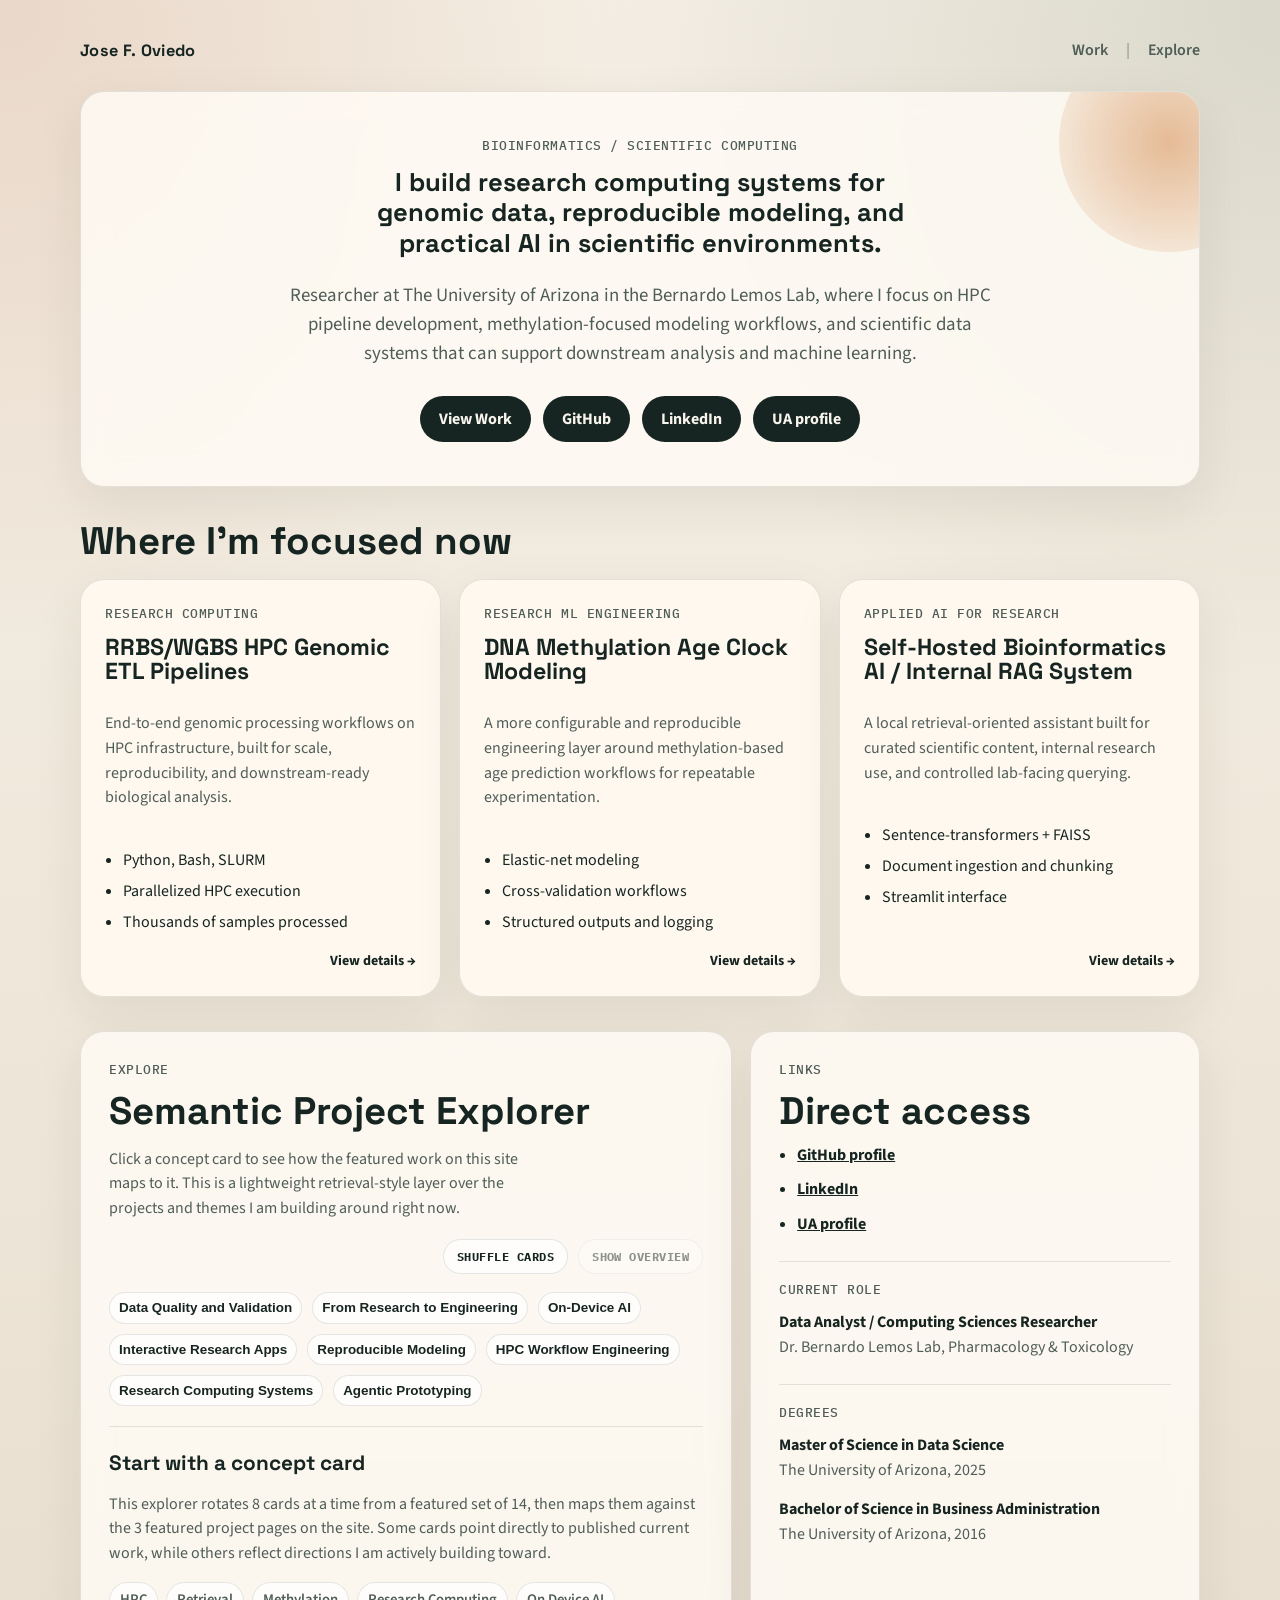
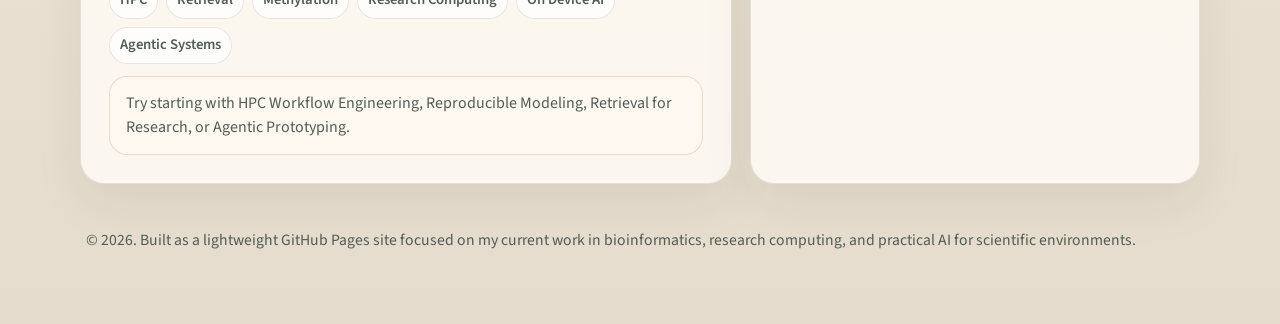
<file: index.html>
<!doctype html>
<html lang="en">
<head>
  <meta charset="utf-8">
  <meta name="viewport" content="width=device-width, initial-scale=1">
  <meta
    name="description"
    content="Jose F. Oviedo builds bioinformatics and research computing systems focused on HPC genomic workflows, reproducible modeling, and practical AI for scientific environments."
  >
  <title>Jose F. Oviedo | Bioinformatics & Research Computing</title>
  <link rel="preconnect" href="https://fonts.googleapis.com">
  <link rel="preconnect" href="https://fonts.gstatic.com" crossorigin>
  <link
    href="https://fonts.googleapis.com/css2?family=IBM+Plex+Mono:wght@400;500&family=Source+Sans+3:wght@400;600;700&family=Space+Grotesk:wght@500;700&display=swap"
    rel="stylesheet"
  >
  <link rel="stylesheet" href="assets/site.css">
</head>
<body>
  <div class="page-shell">
    <header class="site-header">
      <a class="wordmark" href="index.html">Jose F. Oviedo</a>
      <nav class="site-nav" aria-label="Primary">
        <a href="#selected-work">Work</a>
        <a href="#explore">Explore</a>
      </nav>
    </header>

    <main>
      <section class="hero panel">
        <p class="eyebrow">Bioinformatics / Scientific Computing</p>
        <h1>I build research computing systems for genomic data, reproducible modeling, and practical AI in scientific environments.</h1>
        <p class="hero-copy">
          Researcher at The University of Arizona in the Bernardo Lemos Lab, where I focus on HPC pipeline development, methylation-focused modeling workflows, and scientific data systems that can support downstream analysis and machine learning.
        </p>
        <div class="hero-actions">
          <a class="button button-primary" href="#selected-work">View Work</a>
          <a class="button button-primary" href="https://github.com/josefoviedo">GitHub</a>
          <a class="button button-primary" href="https://www.linkedin.com/in/jose-f-oviedo-461278192/">LinkedIn</a>
          <a class="button button-primary" href="https://live-azs-pharmacy.pantheonsite.io/person/jose-f-oviedo">UA profile</a>
        </div>
        <!--
        <ul class="tag-row" aria-label="Current focus areas">
          <li>HPC pipelines</li>
          <li>Genomic ETL</li>
          <li>DNA methylation modeling</li>
          <li>Retrieval systems</li>
          <li>Python / Bash / SLURM</li>
        </ul>
        -->
      </section>

      <section id="selected-work" class="section-block">
        <div class="section-heading">
          <h2>Where I’m focused now</h2>
        </div>
        <div class="card-grid">
          <a class="card card-link" href="projects/rrbs-wgbs-hpc-genomic-etl.html">
            <p class="card-kicker">Research Computing</p>
            <h3>RRBS/WGBS HPC Genomic ETL Pipelines</h3>
            <p>
              End-to-end genomic processing workflows on HPC infrastructure, built for scale, reproducibility, and downstream-ready biological analysis.
            </p>
            <ul class="compact-list">
              <li>Python, Bash, SLURM</li>
              <li>Parallelized HPC execution</li>
              <li>Thousands of samples processed</li>
            </ul>
            <span class="card-cta">View details &rarr;</span>
          </a>

          <a class="card card-link" href="projects/dna-methylation-age-clock-modeling.html">
            <p class="card-kicker">Research ML Engineering</p>
            <h3>DNA Methylation Age Clock Modeling</h3>
            <p>
              A more configurable and reproducible engineering layer around methylation-based age prediction workflows for repeatable experimentation.
            </p>
            <ul class="compact-list">
              <li>Elastic-net modeling</li>
              <li>Cross-validation workflows</li>
              <li>Structured outputs and logging</li>
            </ul>
            <span class="card-cta">View details &rarr;</span>
          </a>

          <a class="card card-link" href="projects/self-hosted-bioinformatics-ai-rag.html">
            <p class="card-kicker">Applied AI for Research</p>
            <h3>Self-Hosted Bioinformatics AI / Internal RAG System</h3>
            <p>
              A local retrieval-oriented assistant built for curated scientific content, internal research use, and controlled lab-facing querying.
            </p>
            <ul class="compact-list">
              <li>Sentence-transformers + FAISS</li>
              <li>Document ingestion and chunking</li>
              <li>Streamlit interface</li>
            </ul>
            <span class="card-cta">View details &rarr;</span>
          </a>
        </div>
      </section>

      <section id="explore" class="section-block two-column">
        <div class="panel stack-panel semantic-panel">
          <p class="eyebrow">Explore</p>
          <h2>Semantic Project Explorer</h2>
          <p class="semantic-intro">
            Click a concept card to see how the featured work on this site maps to it. This is a lightweight retrieval-style layer over the projects and themes I am building around right now.
          </p>

          <div class="semantic-toolbar">
            <button class="semantic-reset" id="semantic-shuffle" type="button">Shuffle cards</button>
            <button class="semantic-reset" id="semantic-reset" type="button" disabled>Show overview</button>
          </div>

          <div class="semantic-chip-grid" id="semantic-chip-grid" aria-label="Concept cards"></div>

          <div class="semantic-output" id="semantic-output" aria-live="polite">
            <p class="semantic-state">Loading concept cards...</p>
          </div>
        </div>

        <div class="panel stack-panel">
          <p class="eyebrow">Links</p>
          <h2>Direct access</h2>
          <ul class="link-list">
            <li><a href="https://github.com/josefoviedo">GitHub profile</a></li>
            <li><a href="https://www.linkedin.com/in/jose-f-oviedo-461278192/">LinkedIn</a></li>
            <li><a href="https://live-azs-pharmacy.pantheonsite.io/person/jose-f-oviedo">UA profile</a></li>
          </ul>

          <div class="status-note">
            <p class="status-label">Current role</p>
            <p class="status-entry">
              <strong>Data Analyst / Computing Sciences Researcher</strong><br>
              Dr. Bernardo Lemos Lab, Pharmacology &amp; Toxicology
            </p>
          </div>

          <div class="status-note">
            <p class="status-label">Degrees</p>
            <p class="status-entry">
              <strong>Master of Science in Data Science</strong><br>
              The University of Arizona, 2025
            </p>
            <p class="status-entry">
              <strong>Bachelor of Science in Business Administration</strong><br>
              The University of Arizona, 2016
            </p>
          </div>
        </div>
      </section>

    </main>

    <footer class="site-footer">
      <p>&copy; 2026. Built as a lightweight GitHub Pages site focused on my current work in bioinformatics, research computing, and practical AI for scientific environments.</p>
    </footer>
  </div>
  <script src="assets/semantic-explorer.js?v=20260331-2" defer></script>
</body>
</html>
</file>
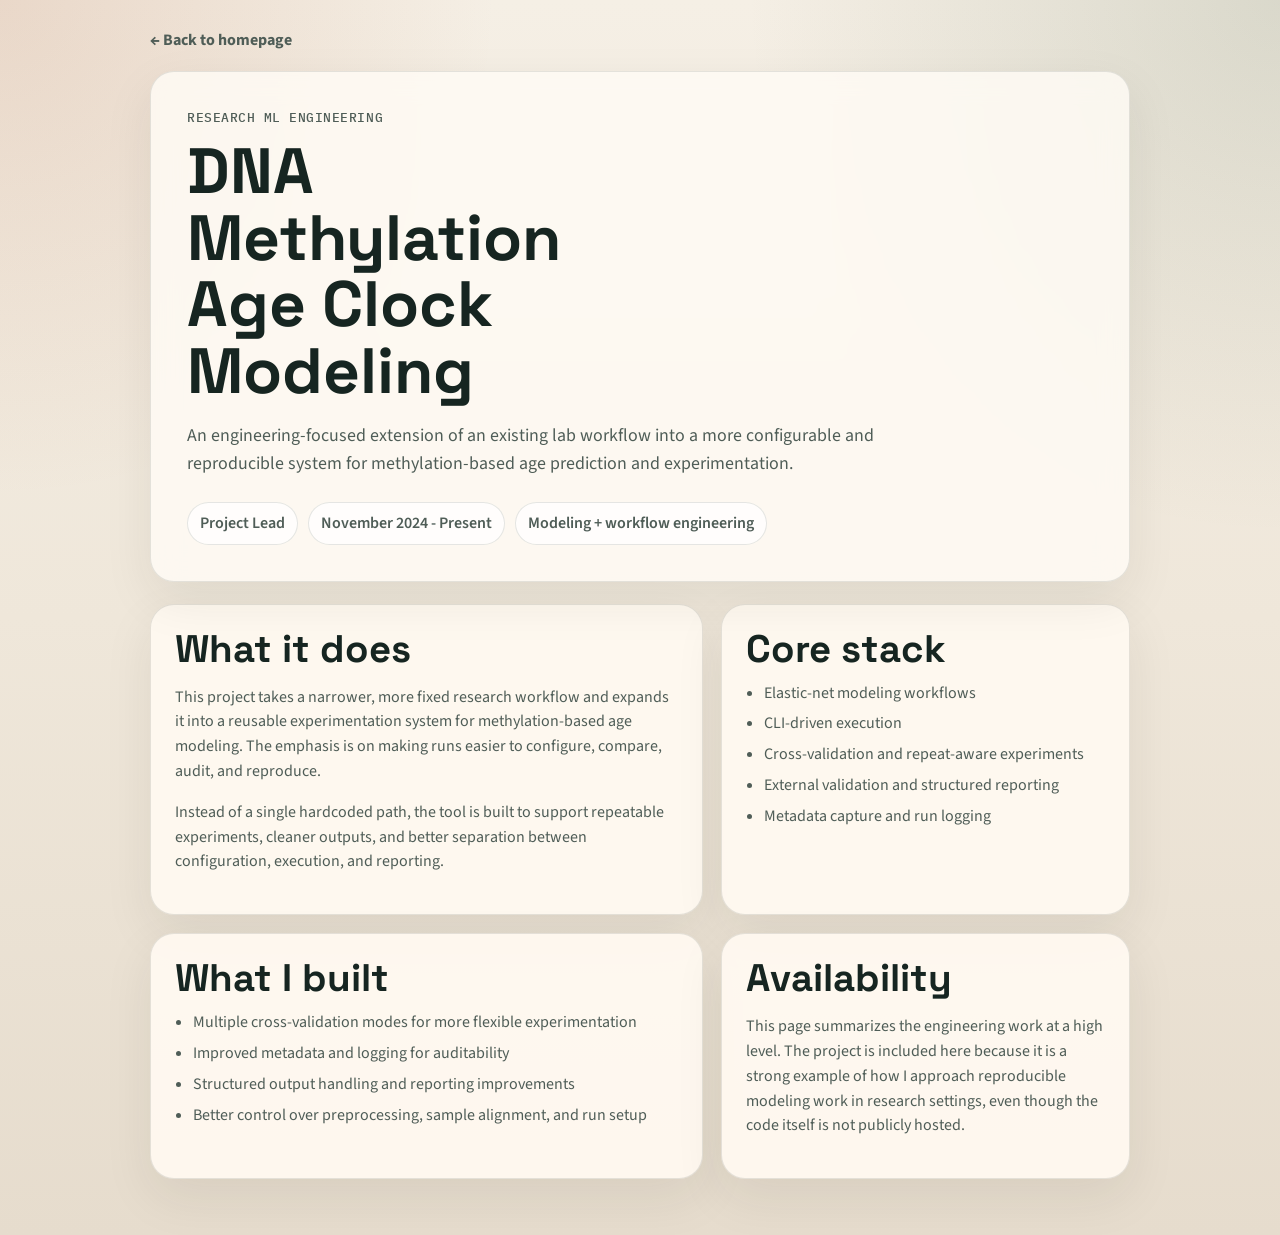
<file: projects/dna-methylation-age-clock-modeling.html>
<!doctype html>
<html lang="en">
<head>
  <meta charset="utf-8">
  <meta name="viewport" content="width=device-width, initial-scale=1">
  <meta
    name="description"
    content="DNA methylation age clock modeling work by Jose F. Oviedo focused on reproducible research ML engineering."
  >
  <title>DNA Methylation Age Clock Modeling | Jose F. Oviedo</title>
  <link rel="preconnect" href="https://fonts.googleapis.com">
  <link rel="preconnect" href="https://fonts.gstatic.com" crossorigin>
  <link
    href="https://fonts.googleapis.com/css2?family=IBM+Plex+Mono:wght@400;500&family=Source+Sans+3:wght@400;600;700&family=Space+Grotesk:wght@500;700&display=swap"
    rel="stylesheet"
  >
  <link rel="stylesheet" href="../assets/site.css">
</head>
<body>
  <div class="page-shell project-page">
    <a class="back-link" href="../index.html">← Back to homepage</a>

    <header class="project-hero panel">
      <p class="eyebrow">Research ML Engineering</p>
      <h1>DNA Methylation Age Clock Modeling</h1>
      <p class="project-summary">
        An engineering-focused extension of an existing lab workflow into a more configurable and reproducible system for methylation-based age prediction and experimentation.
      </p>
      <div class="project-meta">
        <span>Project Lead</span>
        <span>November 2024 - Present</span>
        <span>Modeling + workflow engineering</span>
      </div>
    </header>

    <section class="project-grid">
      <article class="project-panel">
        <h2>What it does</h2>
        <p>
          This project takes a narrower, more fixed research workflow and expands it into a reusable experimentation system for methylation-based age modeling. The emphasis is on making runs easier to configure, compare, audit, and reproduce.
        </p>
        <p>
          Instead of a single hardcoded path, the tool is built to support repeatable experiments, cleaner outputs, and better separation between configuration, execution, and reporting.
        </p>
      </article>

      <article class="project-panel">
        <h2>Core stack</h2>
        <ul>
          <li>Elastic-net modeling workflows</li>
          <li>CLI-driven execution</li>
          <li>Cross-validation and repeat-aware experiments</li>
          <li>External validation and structured reporting</li>
          <li>Metadata capture and run logging</li>
        </ul>
      </article>

      <article class="project-panel">
        <h2>What I built</h2>
        <ul>
          <li>Multiple cross-validation modes for more flexible experimentation</li>
          <li>Improved metadata and logging for auditability</li>
          <li>Structured output handling and reporting improvements</li>
          <li>Better control over preprocessing, sample alignment, and run setup</li>
        </ul>
      </article>

      <article class="project-panel">
        <h2>Availability</h2>
        <p>
          This page summarizes the engineering work at a high level. The project is included here because it is a strong example of how I approach reproducible modeling work in research settings, even though the code itself is not publicly hosted.
        </p>
      </article>
    </section>
  </div>
</body>
</html>
</file>
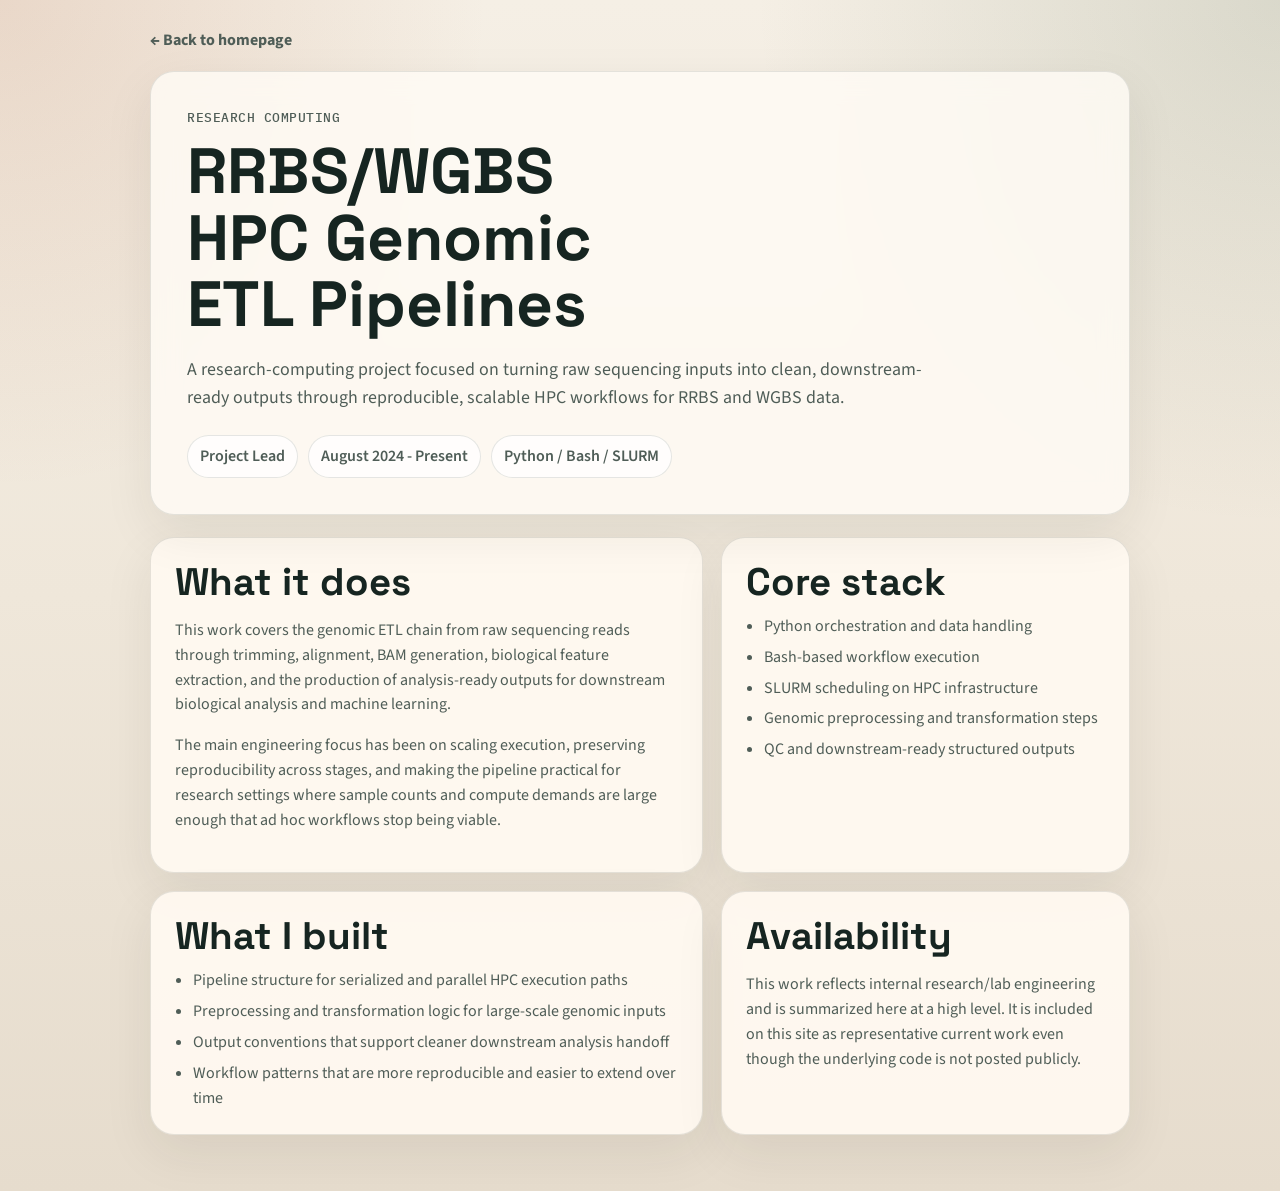
<file: projects/rrbs-wgbs-hpc-genomic-etl.html>
<!doctype html>
<html lang="en">
<head>
  <meta charset="utf-8">
  <meta name="viewport" content="width=device-width, initial-scale=1">
  <meta
    name="description"
    content="RRBS and WGBS genomic ETL workflows on HPC infrastructure built by Jose F. Oviedo for scalable research computing."
  >
  <title>RRBS/WGBS HPC Genomic ETL Pipelines | Jose F. Oviedo</title>
  <link rel="preconnect" href="https://fonts.googleapis.com">
  <link rel="preconnect" href="https://fonts.gstatic.com" crossorigin>
  <link
    href="https://fonts.googleapis.com/css2?family=IBM+Plex+Mono:wght@400;500&family=Source+Sans+3:wght@400;600;700&family=Space+Grotesk:wght@500;700&display=swap"
    rel="stylesheet"
  >
  <link rel="stylesheet" href="../assets/site.css">
</head>
<body>
  <div class="page-shell project-page">
    <a class="back-link" href="../index.html">← Back to homepage</a>

    <header class="project-hero panel">
      <p class="eyebrow">Research Computing</p>
      <h1>RRBS/WGBS HPC Genomic ETL Pipelines</h1>
      <p class="project-summary">
        A research-computing project focused on turning raw sequencing inputs into clean, downstream-ready outputs through reproducible, scalable HPC workflows for RRBS and WGBS data.
      </p>
      <div class="project-meta">
        <span>Project Lead</span>
        <span>August 2024 - Present</span>
        <span>Python / Bash / SLURM</span>
      </div>
    </header>

    <section class="project-grid">
      <article class="project-panel">
        <h2>What it does</h2>
        <p>
          This work covers the genomic ETL chain from raw sequencing reads through trimming, alignment, BAM generation, biological feature extraction, and the production of analysis-ready outputs for downstream biological analysis and machine learning.
        </p>
        <p>
          The main engineering focus has been on scaling execution, preserving reproducibility across stages, and making the pipeline practical for research settings where sample counts and compute demands are large enough that ad hoc workflows stop being viable.
        </p>
      </article>

      <article class="project-panel">
        <h2>Core stack</h2>
        <ul>
          <li>Python orchestration and data handling</li>
          <li>Bash-based workflow execution</li>
          <li>SLURM scheduling on HPC infrastructure</li>
          <li>Genomic preprocessing and transformation steps</li>
          <li>QC and downstream-ready structured outputs</li>
        </ul>
      </article>

      <article class="project-panel">
        <h2>What I built</h2>
        <ul>
          <li>Pipeline structure for serialized and parallel HPC execution paths</li>
          <li>Preprocessing and transformation logic for large-scale genomic inputs</li>
          <li>Output conventions that support cleaner downstream analysis handoff</li>
          <li>Workflow patterns that are more reproducible and easier to extend over time</li>
        </ul>
      </article>

      <article class="project-panel">
        <h2>Availability</h2>
        <p>
          This work reflects internal research/lab engineering and is summarized here at a high level. It is included on this site as representative current work even though the underlying code is not posted publicly.
        </p>
      </article>
    </section>
  </div>
</body>
</html>
</file>
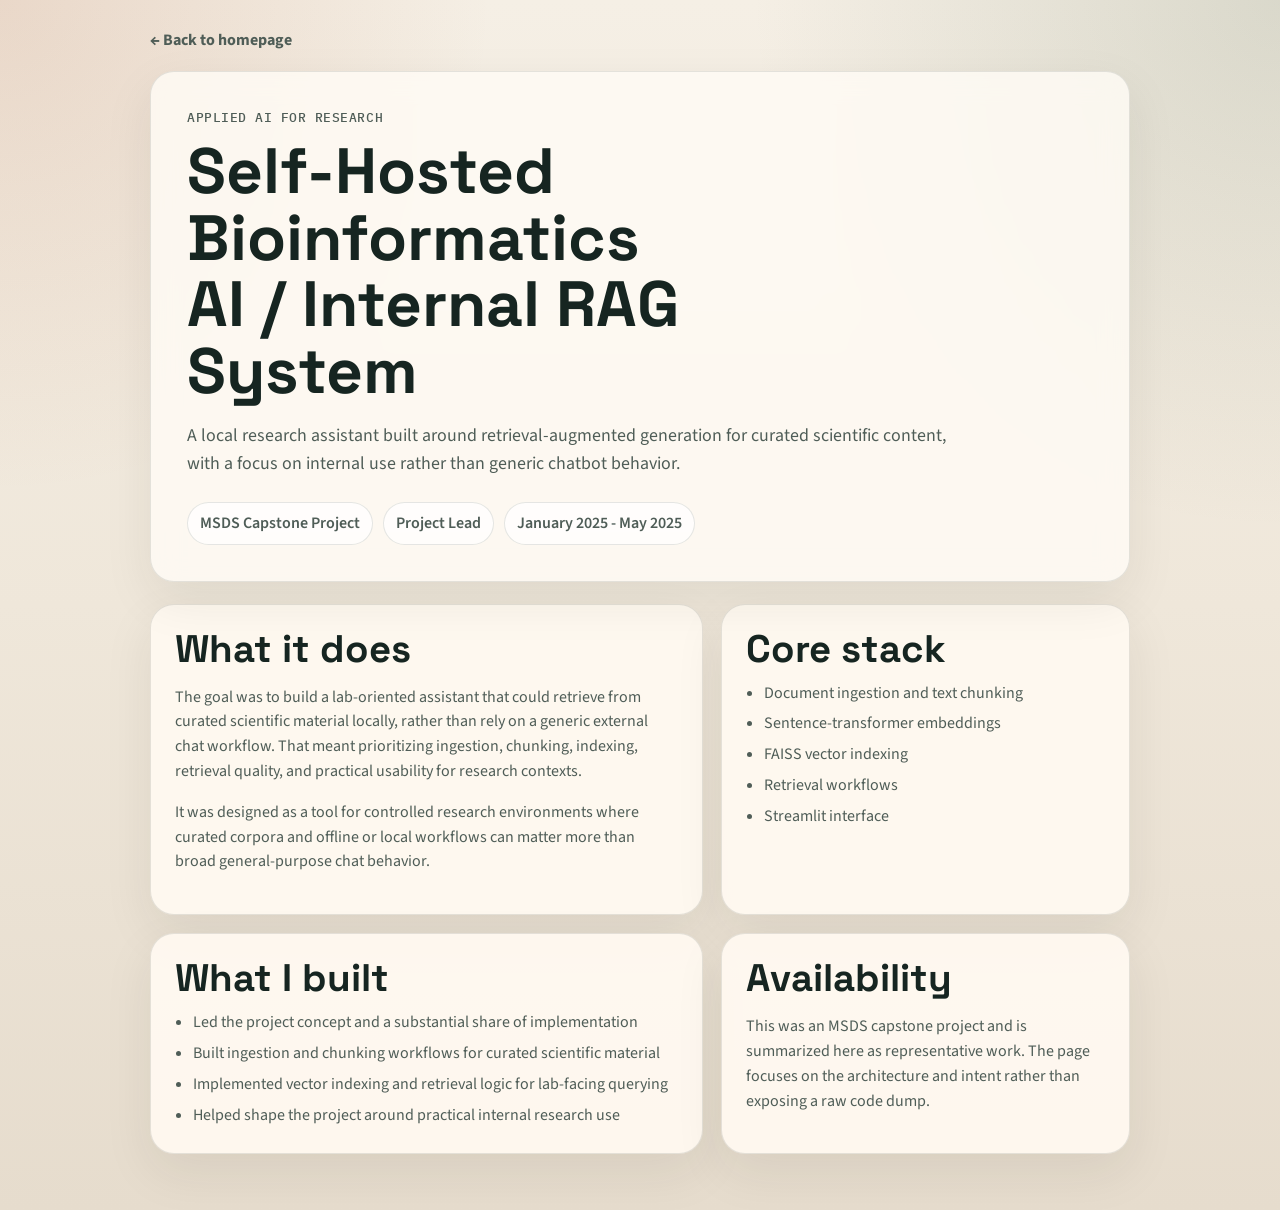
<file: projects/self-hosted-bioinformatics-ai-rag.html>
<!doctype html>
<html lang="en">
<head>
  <meta charset="utf-8">
  <meta name="viewport" content="width=device-width, initial-scale=1">
  <meta
    name="description"
    content="Self-hosted bioinformatics AI and internal RAG system project page for Jose F. Oviedo."
  >
  <title>Self-Hosted Bioinformatics AI / Internal RAG System | Jose F. Oviedo</title>
  <link rel="preconnect" href="https://fonts.googleapis.com">
  <link rel="preconnect" href="https://fonts.gstatic.com" crossorigin>
  <link
    href="https://fonts.googleapis.com/css2?family=IBM+Plex+Mono:wght@400;500&family=Source+Sans+3:wght@400;600;700&family=Space+Grotesk:wght@500;700&display=swap"
    rel="stylesheet"
  >
  <link rel="stylesheet" href="../assets/site.css">
</head>
<body>
  <div class="page-shell project-page">
    <a class="back-link" href="../index.html">← Back to homepage</a>

    <header class="project-hero panel">
      <p class="eyebrow">Applied AI for Research</p>
      <h1>Self-Hosted Bioinformatics AI / Internal RAG System</h1>
      <p class="project-summary">
        A local research assistant built around retrieval-augmented generation for curated scientific content, with a focus on internal use rather than generic chatbot behavior.
      </p>
      <div class="project-meta">
        <span>MSDS Capstone Project</span>
        <span>Project Lead</span>
        <span>January 2025 - May 2025</span>
      </div>
    </header>

    <section class="project-grid">
      <article class="project-panel">
        <h2>What it does</h2>
        <p>
          The goal was to build a lab-oriented assistant that could retrieve from curated scientific material locally, rather than rely on a generic external chat workflow. That meant prioritizing ingestion, chunking, indexing, retrieval quality, and practical usability for research contexts.
        </p>
        <p>
          It was designed as a tool for controlled research environments where curated corpora and offline or local workflows can matter more than broad general-purpose chat behavior.
        </p>
      </article>

      <article class="project-panel">
        <h2>Core stack</h2>
        <ul>
          <li>Document ingestion and text chunking</li>
          <li>Sentence-transformer embeddings</li>
          <li>FAISS vector indexing</li>
          <li>Retrieval workflows</li>
          <li>Streamlit interface</li>
        </ul>
      </article>

      <article class="project-panel">
        <h2>What I built</h2>
        <ul>
          <li>Led the project concept and a substantial share of implementation</li>
          <li>Built ingestion and chunking workflows for curated scientific material</li>
          <li>Implemented vector indexing and retrieval logic for lab-facing querying</li>
          <li>Helped shape the project around practical internal research use</li>
        </ul>
      </article>

      <article class="project-panel">
        <h2>Availability</h2>
        <p>
          This was an MSDS capstone project and is summarized here as representative work. The page focuses on the architecture and intent rather than exposing a raw code dump.
        </p>
      </article>
    </section>
  </div>
</body>
</html>
</file>
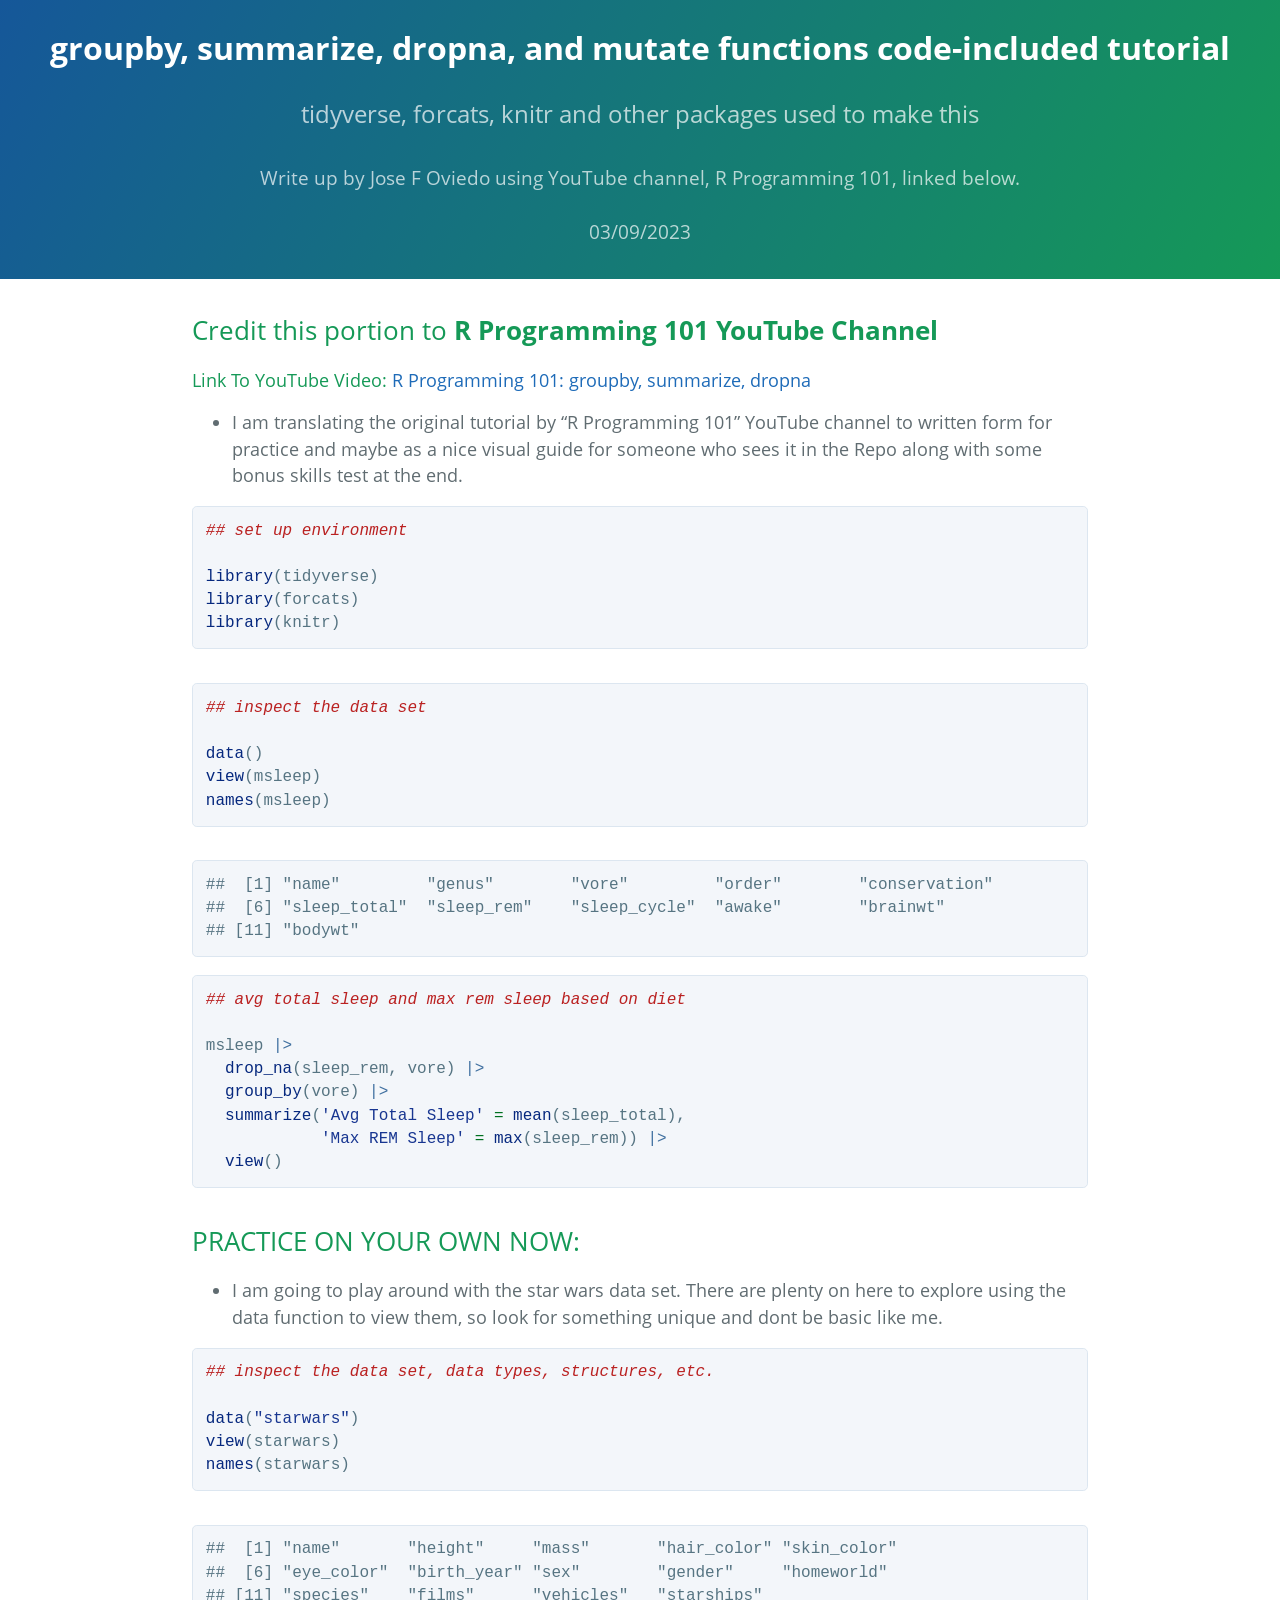
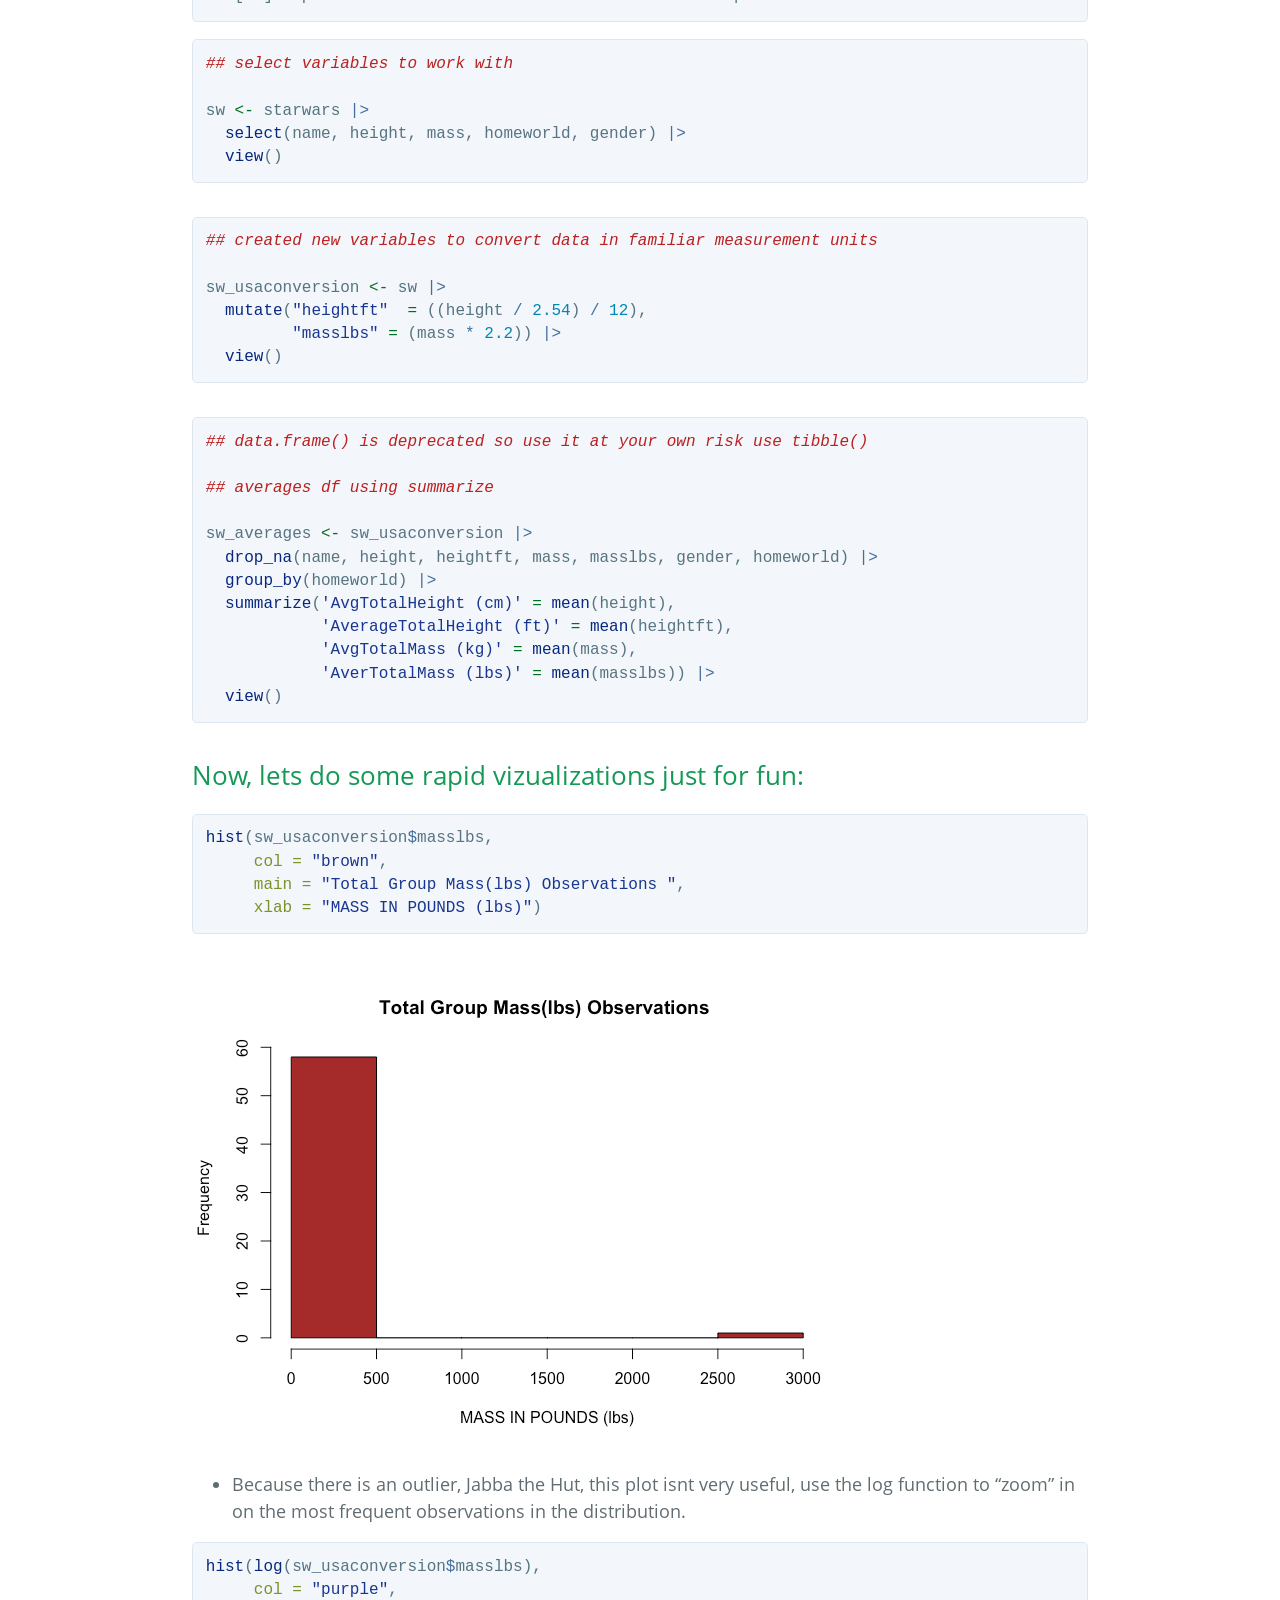
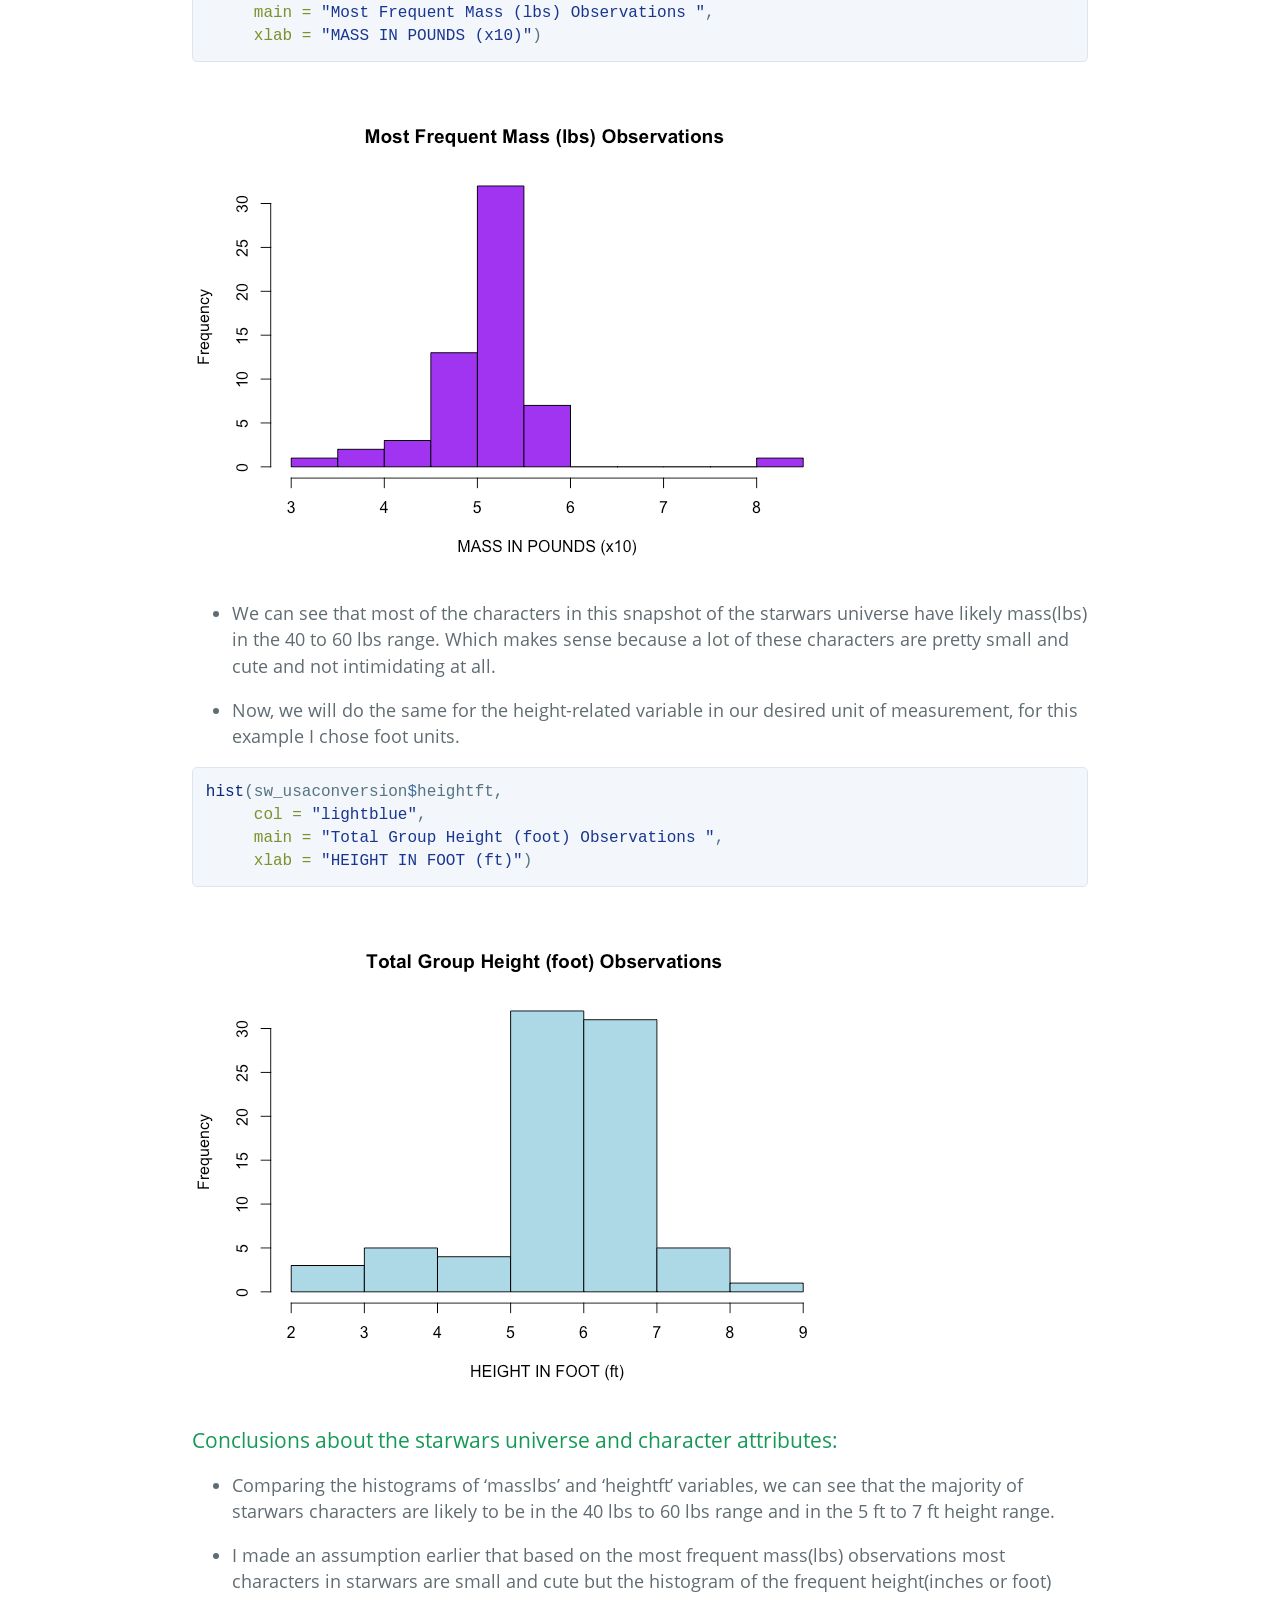
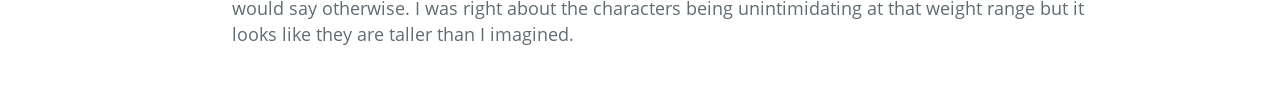
<file: rapid_data_viz_projects_repo/tutorails_jfo/R_data_wrangling/Groupby_Dropna_summarize_tidyverse_tutorial.html>
<!DOCTYPE html>

<html>

<head>

<meta charset="utf-8" />
<meta name="generator" content="pandoc" />
<meta http-equiv="X-UA-Compatible" content="IE=EDGE" />

<meta name="viewport" content="width=device-width, initial-scale=1" />

<meta name="author" content="Write up by Jose F Oviedo using YouTube channel, R Programming 101, linked below." />

<meta name="date" content="2023-03-09" />

<title>groupby, summarize, dropna, and mutate functions code-included tutorial</title>

<script>// Pandoc 2.9 adds attributes on both header and div. We remove the former (to
// be compatible with the behavior of Pandoc < 2.8).
document.addEventListener('DOMContentLoaded', function(e) {
  var hs = document.querySelectorAll("div.section[class*='level'] > :first-child");
  var i, h, a;
  for (i = 0; i < hs.length; i++) {
    h = hs[i];
    if (!/^h[1-6]$/i.test(h.tagName)) continue;  // it should be a header h1-h6
    a = h.attributes;
    while (a.length > 0) h.removeAttribute(a[0].name);
  }
});
</script>


<style type="text/css">code{white-space: pre;}</style>
<style type="text/css" data-origin="pandoc">
pre > code.sourceCode { white-space: pre; position: relative; }
pre > code.sourceCode > span { display: inline-block; line-height: 1.25; }
pre > code.sourceCode > span:empty { height: 1.2em; }
.sourceCode { overflow: visible; }
code.sourceCode > span { color: inherit; text-decoration: inherit; }
div.sourceCode { margin: 1em 0; }
pre.sourceCode { margin: 0; }
@media screen {
div.sourceCode { overflow: auto; }
}
@media print {
pre > code.sourceCode { white-space: pre-wrap; }
pre > code.sourceCode > span { text-indent: -5em; padding-left: 5em; }
}
pre.numberSource code
{ counter-reset: source-line 0; }
pre.numberSource code > span
{ position: relative; left: -4em; counter-increment: source-line; }
pre.numberSource code > span > a:first-child::before
{ content: counter(source-line);
position: relative; left: -1em; text-align: right; vertical-align: baseline;
border: none; display: inline-block;
-webkit-touch-callout: none; -webkit-user-select: none;
-khtml-user-select: none; -moz-user-select: none;
-ms-user-select: none; user-select: none;
padding: 0 4px; width: 4em;
color: #aaaaaa;
}
pre.numberSource { margin-left: 3em; border-left: 1px solid #aaaaaa; padding-left: 4px; }
div.sourceCode
{ }
@media screen {
pre > code.sourceCode > span > a:first-child::before { text-decoration: underline; }
}
code span.al { color: #ff0000; font-weight: bold; } 
code span.an { color: #60a0b0; font-weight: bold; font-style: italic; } 
code span.at { color: #7d9029; } 
code span.bn { color: #40a070; } 
code span.bu { color: #008000; } 
code span.cf { color: #007020; font-weight: bold; } 
code span.ch { color: #4070a0; } 
code span.cn { color: #880000; } 
code span.co { color: #60a0b0; font-style: italic; } 
code span.cv { color: #60a0b0; font-weight: bold; font-style: italic; } 
code span.do { color: #ba2121; font-style: italic; } 
code span.dt { color: #902000; } 
code span.dv { color: #40a070; } 
code span.er { color: #ff0000; font-weight: bold; } 
code span.ex { } 
code span.fl { color: #40a070; } 
code span.fu { color: #06287e; } 
code span.im { color: #008000; font-weight: bold; } 
code span.in { color: #60a0b0; font-weight: bold; font-style: italic; } 
code span.kw { color: #007020; font-weight: bold; } 
code span.op { color: #666666; } 
code span.ot { color: #007020; } 
code span.pp { color: #bc7a00; } 
code span.sc { color: #4070a0; } 
code span.ss { color: #bb6688; } 
code span.st { color: #4070a0; } 
code span.va { color: #19177c; } 
code span.vs { color: #4070a0; } 
code span.wa { color: #60a0b0; font-weight: bold; font-style: italic; } 

a.sourceLine {
pointer-events: auto;
}
</style>
<script>
// apply pandoc div.sourceCode style to pre.sourceCode instead
(function() {
  var sheets = document.styleSheets;
  for (var i = 0; i < sheets.length; i++) {
    if (sheets[i].ownerNode.dataset["origin"] !== "pandoc") continue;
    try { var rules = sheets[i].cssRules; } catch (e) { continue; }
    for (var j = 0; j < rules.length; j++) {
      var rule = rules[j];
      // check if there is a div.sourceCode rule
      if (rule.type !== rule.STYLE_RULE || rule.selectorText !== "div.sourceCode") continue;
      var style = rule.style.cssText;
      // check if color or background-color is set
      if (rule.style.color === '' && rule.style.backgroundColor === '') continue;
      // replace div.sourceCode by a pre.sourceCode rule
      sheets[i].deleteRule(j);
      sheets[i].insertRule('pre.sourceCode{' + style + '}', j);
    }
  }
})();
</script>



<style type="text/css">@font-face{font-family:"Open Sans";font-style:normal;font-weight:400;src:local("Open Sans"),local("OpenSans"),url([data-uri]) format("woff")}@font-face{font-family:"Open Sans";font-style:normal;font-weight:700;src:local("Open Sans Bold"),local("OpenSans-Bold"),url([data-uri]) format("woff")}*{box-sizing:border-box}body{padding:0;margin:0;font-family:"Open Sans","Helvetica Neue",Helvetica,Arial,sans-serif;font-size:16px;line-height:1.5;color:#606c71}a{color:#1e6bb8;text-decoration:none}a:hover{text-decoration:underline}.page-header{color:#fff;text-align:center;background-color:#159957;background-image:linear-gradient(120deg,#155799,#159957);padding:1.5rem 2rem}.page-header :last-child{margin-bottom:.5rem}@media screen and (max-width:42em){.page-header{padding:1rem 1rem}}.project-name{margin-top:0;margin-bottom:.1rem;font-size:2rem}@media screen and (max-width:42em){.project-name{font-size:1.75rem}}.project-tagline{margin-bottom:2rem;font-weight:400;opacity:.7;font-size:1.5rem}@media screen and (max-width:42em){.project-tagline{font-size:1.2rem}}.project-author,.project-date{font-weight:400;opacity:.7;font-size:1.2rem}@media screen and (max-width:42em){.project-author,.project-date{font-size:1rem}}.main-content,.toc{max-width:64rem;padding:2rem 4rem;margin:0 auto;font-size:1.1rem}.toc{padding-bottom:0}.toc .toc-box{padding:1.5rem;background-color:#f3f6fa;border:solid 1px #dce6f0;border-radius:.3rem}.toc .toc-box .toc-title{margin:0 0 .5rem;text-align:center}.toc .toc-box>ul{margin:0;padding-left:1.5rem}@media screen and (min-width:42em) and (max-width:64em){.toc{padding:2rem 2rem 0}}@media screen and (max-width:42em){.toc{padding:2rem 1rem 0;font-size:1rem}}.main-content :first-child{margin-top:0}@media screen and (min-width:42em) and (max-width:64em){.main-content{padding:2rem}}@media screen and (max-width:42em){.main-content{padding:2rem 1rem;font-size:1rem}}.main-content img{max-width:100%}.main-content h1,.main-content h2,.main-content h3,.main-content h4,.main-content h5,.main-content h6{margin-top:2rem;margin-bottom:1rem;font-weight:400;color:#159957}.main-content p{margin-bottom:1em}.main-content code{padding:2px 4px;font-family:Consolas,"Liberation Mono",Menlo,Courier,monospace;color:#567482;background-color:#f3f6fa;border-radius:.3rem}.main-content pre{padding:.8rem;margin-top:0;margin-bottom:1rem;font:1rem Consolas,"Liberation Mono",Menlo,Courier,monospace;color:#567482;word-wrap:normal;background-color:#f3f6fa;border:solid 1px #dce6f0;border-radius:.3rem;line-height:1.45;overflow:auto}@media screen and (max-width:42em){.main-content pre{font-size:.9rem}}.main-content pre>code{padding:0;margin:0;color:#567482;word-break:normal;white-space:pre;background:0 0;border:0}@media screen and (max-width:42em){.main-content pre>code{font-size:.9rem}}.main-content pre code,.main-content pre tt{display:inline;max-width:initial;padding:0;margin:0;overflow:initial;line-height:inherit;word-wrap:normal;background-color:transparent;border:0}.main-content pre code:after,.main-content pre code:before,.main-content pre tt:after,.main-content pre tt:before{content:normal}.main-content ol,.main-content ul{margin-top:0}.main-content blockquote{padding:0 1rem;margin-left:0;color:#819198;border-left:.3rem solid #dce6f0;font-size:1.2rem}.main-content blockquote>:first-child{margin-top:0}.main-content blockquote>:last-child{margin-bottom:0}@media screen and (max-width:42em){.main-content blockquote{font-size:1.1rem}}.main-content table{width:100%;overflow:auto;word-break:normal;word-break:keep-all;-webkit-overflow-scrolling:touch;border-collapse:collapse;border-spacing:0;margin:1rem 0}.main-content table th{font-weight:700;background-color:#159957;color:#fff}.main-content table td,.main-content table th{padding:.5rem 1rem;border-bottom:1px solid #e9ebec;text-align:left}.main-content table tr:nth-child(odd){background-color:#f2f2f2}.main-content dl{padding:0}.main-content dl dt{padding:0;margin-top:1rem;font-size:1rem;font-weight:700}.main-content dl dd{padding:0;margin-bottom:1rem}.main-content hr{height:2px;padding:0;margin:1rem 0;background-color:#eff0f1;border:0}code span.kw { color: #a71d5d; font-weight: normal; } 
code span.dt { color: #795da3; } 
code span.dv { color: #0086b3; } 
code span.bn { color: #0086b3; } 
code span.fl { color: #0086b3; } 
code span.ch { color: #4070a0; } 
code span.st { color: #183691; } 
code span.co { color: #969896; font-style: italic; } 
code span.ot { color: #007020; } 
</style>





</head>

<body>




<section class="page-header">
<h1 class="title toc-ignore project-name">groupby, summarize, dropna,
and mutate functions code-included tutorial</h1>
<h3 class="subtitle project-tagline">tidyverse, forcats, knitr and other
packages used to make this</h3>
<h4 class="author project-author">Write up by Jose F Oviedo using
YouTube channel, R Programming 101, linked below.</h4>
<h4 class="date project-date">03/09/2023</h4>
</section>



<section class="main-content">
<div id="credit-this-portion-to-r-programming-101-youtube-channel" class="section level2">
<h2>Credit this portion to <strong>R Programming 101 YouTube
Channel</strong></h2>
<div id="link-to-youtube-video-r-programming-101-groupby-summarize-dropna" class="section level4">
<h4>Link To YouTube Video: <a href="https://www.youtube.com/watch?v=XoApM8QrPl8">R Programming 101:
groupby, summarize, dropna</a></h4>
<ul>
<li>I am translating the original tutorial by “R Programming 101”
YouTube channel to written form for practice and maybe as a nice visual
guide for someone who sees it in the Repo along with some bonus skills
test at the end.</li>
</ul>
<div class="sourceCode" id="cb1"><pre class="sourceCode r"><code class="sourceCode r"><span id="cb1-1"><a href="#cb1-1" tabindex="-1"></a><span class="do">## set up environment</span></span>
<span id="cb1-2"><a href="#cb1-2" tabindex="-1"></a></span>
<span id="cb1-3"><a href="#cb1-3" tabindex="-1"></a><span class="fu">library</span>(tidyverse)</span>
<span id="cb1-4"><a href="#cb1-4" tabindex="-1"></a><span class="fu">library</span>(forcats)</span>
<span id="cb1-5"><a href="#cb1-5" tabindex="-1"></a><span class="fu">library</span>(knitr)</span></code></pre></div>
<div class="sourceCode" id="cb2"><pre class="sourceCode r"><code class="sourceCode r"><span id="cb2-1"><a href="#cb2-1" tabindex="-1"></a><span class="do">## inspect the data set</span></span>
<span id="cb2-2"><a href="#cb2-2" tabindex="-1"></a></span>
<span id="cb2-3"><a href="#cb2-3" tabindex="-1"></a><span class="fu">data</span>()</span>
<span id="cb2-4"><a href="#cb2-4" tabindex="-1"></a><span class="fu">view</span>(msleep)</span>
<span id="cb2-5"><a href="#cb2-5" tabindex="-1"></a><span class="fu">names</span>(msleep)</span></code></pre></div>
<pre><code>##  [1] &quot;name&quot;         &quot;genus&quot;        &quot;vore&quot;         &quot;order&quot;        &quot;conservation&quot;
##  [6] &quot;sleep_total&quot;  &quot;sleep_rem&quot;    &quot;sleep_cycle&quot;  &quot;awake&quot;        &quot;brainwt&quot;     
## [11] &quot;bodywt&quot;</code></pre>
<div class="sourceCode" id="cb4"><pre class="sourceCode r"><code class="sourceCode r"><span id="cb4-1"><a href="#cb4-1" tabindex="-1"></a><span class="do">## avg total sleep and max rem sleep based on diet</span></span>
<span id="cb4-2"><a href="#cb4-2" tabindex="-1"></a></span>
<span id="cb4-3"><a href="#cb4-3" tabindex="-1"></a>msleep <span class="sc">|&gt;</span></span>
<span id="cb4-4"><a href="#cb4-4" tabindex="-1"></a>  <span class="fu">drop_na</span>(sleep_rem, vore) <span class="sc">|&gt;</span></span>
<span id="cb4-5"><a href="#cb4-5" tabindex="-1"></a>  <span class="fu">group_by</span>(vore) <span class="sc">|&gt;</span></span>
<span id="cb4-6"><a href="#cb4-6" tabindex="-1"></a>  <span class="fu">summarize</span>(<span class="st">&#39;Avg Total Sleep&#39;</span> <span class="ot">=</span> <span class="fu">mean</span>(sleep_total),</span>
<span id="cb4-7"><a href="#cb4-7" tabindex="-1"></a>            <span class="st">&#39;Max REM Sleep&#39;</span> <span class="ot">=</span> <span class="fu">max</span>(sleep_rem)) <span class="sc">|&gt;</span></span>
<span id="cb4-8"><a href="#cb4-8" tabindex="-1"></a>  <span class="fu">view</span>()</span></code></pre></div>
</div>
</div>
<div id="practice-on-your-own-now" class="section level2">
<h2>PRACTICE ON YOUR OWN NOW:</h2>
<ul>
<li>I am going to play around with the star wars data set. There are
plenty on here to explore using the data function to view them, so look
for something unique and dont be basic like me.</li>
</ul>
<div class="sourceCode" id="cb5"><pre class="sourceCode r"><code class="sourceCode r"><span id="cb5-1"><a href="#cb5-1" tabindex="-1"></a><span class="do">## inspect the data set, data types, structures, etc.</span></span>
<span id="cb5-2"><a href="#cb5-2" tabindex="-1"></a></span>
<span id="cb5-3"><a href="#cb5-3" tabindex="-1"></a><span class="fu">data</span>(<span class="st">&quot;starwars&quot;</span>)</span>
<span id="cb5-4"><a href="#cb5-4" tabindex="-1"></a><span class="fu">view</span>(starwars)</span>
<span id="cb5-5"><a href="#cb5-5" tabindex="-1"></a><span class="fu">names</span>(starwars)</span></code></pre></div>
<pre><code>##  [1] &quot;name&quot;       &quot;height&quot;     &quot;mass&quot;       &quot;hair_color&quot; &quot;skin_color&quot;
##  [6] &quot;eye_color&quot;  &quot;birth_year&quot; &quot;sex&quot;        &quot;gender&quot;     &quot;homeworld&quot; 
## [11] &quot;species&quot;    &quot;films&quot;      &quot;vehicles&quot;   &quot;starships&quot;</code></pre>
<div class="sourceCode" id="cb7"><pre class="sourceCode r"><code class="sourceCode r"><span id="cb7-1"><a href="#cb7-1" tabindex="-1"></a><span class="do">## select variables to work with</span></span>
<span id="cb7-2"><a href="#cb7-2" tabindex="-1"></a></span>
<span id="cb7-3"><a href="#cb7-3" tabindex="-1"></a>sw <span class="ot">&lt;-</span> starwars <span class="sc">|&gt;</span></span>
<span id="cb7-4"><a href="#cb7-4" tabindex="-1"></a>  <span class="fu">select</span>(name, height, mass, homeworld, gender) <span class="sc">|&gt;</span></span>
<span id="cb7-5"><a href="#cb7-5" tabindex="-1"></a>  <span class="fu">view</span>()</span></code></pre></div>
<div class="sourceCode" id="cb8"><pre class="sourceCode r"><code class="sourceCode r"><span id="cb8-1"><a href="#cb8-1" tabindex="-1"></a><span class="do">## created new variables to convert data in familiar measurement units</span></span>
<span id="cb8-2"><a href="#cb8-2" tabindex="-1"></a></span>
<span id="cb8-3"><a href="#cb8-3" tabindex="-1"></a>sw_usaconversion <span class="ot">&lt;-</span> sw <span class="sc">|&gt;</span></span>
<span id="cb8-4"><a href="#cb8-4" tabindex="-1"></a>  <span class="fu">mutate</span>(<span class="st">&quot;heightft&quot;</span>  <span class="ot">=</span> ((height <span class="sc">/</span> <span class="fl">2.54</span>) <span class="sc">/</span> <span class="dv">12</span>),</span>
<span id="cb8-5"><a href="#cb8-5" tabindex="-1"></a>         <span class="st">&quot;masslbs&quot;</span> <span class="ot">=</span> (mass <span class="sc">*</span> <span class="fl">2.2</span>)) <span class="sc">|&gt;</span></span>
<span id="cb8-6"><a href="#cb8-6" tabindex="-1"></a>  <span class="fu">view</span>()</span></code></pre></div>
<div class="sourceCode" id="cb9"><pre class="sourceCode r"><code class="sourceCode r"><span id="cb9-1"><a href="#cb9-1" tabindex="-1"></a><span class="do">## data.frame() is deprecated so use it at your own risk use tibble()</span></span>
<span id="cb9-2"><a href="#cb9-2" tabindex="-1"></a></span>
<span id="cb9-3"><a href="#cb9-3" tabindex="-1"></a><span class="do">## averages df using summarize</span></span>
<span id="cb9-4"><a href="#cb9-4" tabindex="-1"></a></span>
<span id="cb9-5"><a href="#cb9-5" tabindex="-1"></a>sw_averages <span class="ot">&lt;-</span> sw_usaconversion <span class="sc">|&gt;</span></span>
<span id="cb9-6"><a href="#cb9-6" tabindex="-1"></a>  <span class="fu">drop_na</span>(name, height, heightft, mass, masslbs, gender, homeworld) <span class="sc">|&gt;</span></span>
<span id="cb9-7"><a href="#cb9-7" tabindex="-1"></a>  <span class="fu">group_by</span>(homeworld) <span class="sc">|&gt;</span></span>
<span id="cb9-8"><a href="#cb9-8" tabindex="-1"></a>  <span class="fu">summarize</span>(<span class="st">&#39;AvgTotalHeight (cm)&#39;</span> <span class="ot">=</span> <span class="fu">mean</span>(height),</span>
<span id="cb9-9"><a href="#cb9-9" tabindex="-1"></a>            <span class="st">&#39;AverageTotalHeight (ft)&#39;</span> <span class="ot">=</span> <span class="fu">mean</span>(heightft),</span>
<span id="cb9-10"><a href="#cb9-10" tabindex="-1"></a>            <span class="st">&#39;AvgTotalMass (kg)&#39;</span> <span class="ot">=</span> <span class="fu">mean</span>(mass),</span>
<span id="cb9-11"><a href="#cb9-11" tabindex="-1"></a>            <span class="st">&#39;AverTotalMass (lbs)&#39;</span> <span class="ot">=</span> <span class="fu">mean</span>(masslbs)) <span class="sc">|&gt;</span></span>
<span id="cb9-12"><a href="#cb9-12" tabindex="-1"></a>  <span class="fu">view</span>()</span></code></pre></div>
</div>
<div id="now-lets-do-some-rapid-vizualizations-just-for-fun" class="section level2">
<h2>Now, lets do some rapid vizualizations just for fun:</h2>
<div class="sourceCode" id="cb10"><pre class="sourceCode r"><code class="sourceCode r"><span id="cb10-1"><a href="#cb10-1" tabindex="-1"></a><span class="fu">hist</span>(sw_usaconversion<span class="sc">$</span>masslbs,</span>
<span id="cb10-2"><a href="#cb10-2" tabindex="-1"></a>     <span class="at">col =</span> <span class="st">&quot;brown&quot;</span>,</span>
<span id="cb10-3"><a href="#cb10-3" tabindex="-1"></a>     <span class="at">main =</span> <span class="st">&quot;Total Group Mass(lbs) Observations &quot;</span>,</span>
<span id="cb10-4"><a href="#cb10-4" tabindex="-1"></a>     <span class="at">xlab =</span> <span class="st">&quot;MASS IN POUNDS (lbs)&quot;</span>)</span></code></pre></div>
<p><img src="[data-uri]" /><!-- --></p>
<ul>
<li>Because there is an outlier, Jabba the Hut, this plot isnt very
useful, use the log function to “zoom” in on the most frequent
observations in the distribution.</li>
</ul>
<div class="sourceCode" id="cb11"><pre class="sourceCode r"><code class="sourceCode r"><span id="cb11-1"><a href="#cb11-1" tabindex="-1"></a><span class="fu">hist</span>(<span class="fu">log</span>(sw_usaconversion<span class="sc">$</span>masslbs),</span>
<span id="cb11-2"><a href="#cb11-2" tabindex="-1"></a>     <span class="at">col =</span> <span class="st">&quot;purple&quot;</span>,</span>
<span id="cb11-3"><a href="#cb11-3" tabindex="-1"></a>     <span class="at">main =</span> <span class="st">&quot;Most Frequent Mass (lbs) Observations &quot;</span>,</span>
<span id="cb11-4"><a href="#cb11-4" tabindex="-1"></a>     <span class="at">xlab =</span> <span class="st">&quot;MASS IN POUNDS (x10)&quot;</span>)</span></code></pre></div>
<p><img src="[data-uri]" /><!-- --></p>
<ul>
<li><p>We can see that most of the characters in this snapshot of the
starwars universe have likely mass(lbs) in the 40 to 60 lbs range. Which
makes sense because a lot of these characters are pretty small and cute
and not intimidating at all.</p></li>
<li><p>Now, we will do the same for the height-related variable in our
desired unit of measurement, for this example I chose foot
units.</p></li>
</ul>
<div class="sourceCode" id="cb12"><pre class="sourceCode r"><code class="sourceCode r"><span id="cb12-1"><a href="#cb12-1" tabindex="-1"></a><span class="fu">hist</span>(sw_usaconversion<span class="sc">$</span>heightft,</span>
<span id="cb12-2"><a href="#cb12-2" tabindex="-1"></a>     <span class="at">col =</span> <span class="st">&quot;lightblue&quot;</span>,</span>
<span id="cb12-3"><a href="#cb12-3" tabindex="-1"></a>     <span class="at">main =</span> <span class="st">&quot;Total Group Height (foot) Observations &quot;</span>,</span>
<span id="cb12-4"><a href="#cb12-4" tabindex="-1"></a>     <span class="at">xlab =</span> <span class="st">&quot;HEIGHT IN FOOT (ft)&quot;</span>)</span></code></pre></div>
<p><img src="[data-uri]" /><!-- --></p>
<div id="conclusions-about-the-starwars-universe-and-character-attributes" class="section level3">
<h3>Conclusions about the starwars universe and character
attributes:</h3>
<ul>
<li><p>Comparing the histograms of ‘masslbs’ and ‘heightft’ variables,
we can see that the majority of starwars characters are likely to be in
the 40 lbs to 60 lbs range and in the 5 ft to 7 ft height
range.</p></li>
<li><p>I made an assumption earlier that based on the most frequent
mass(lbs) observations most characters in starwars are small and cute
but the histogram of the frequent height(inches or foot) would say
otherwise. I was right about the characters being unintimidating at that
weight range but it looks like they are taller than I imagined.</p></li>
</ul>
</div>
</div>
</section>



<!-- code folding -->


<!-- dynamically load mathjax for compatibility with self-contained -->
<script>
  (function () {
    var script = document.createElement("script");
    script.type = "text/javascript";
    script.src  = "https://mathjax.rstudio.com/latest/MathJax.js?config=TeX-AMS-MML_HTMLorMML";
    document.getElementsByTagName("head")[0].appendChild(script);
  })();
</script>

</body>
</html>
</file>
<file: assets/site.css>
:root {
  --bg: #efe7da;
  --bg-deep: #e3d6bf;
  --panel: rgba(255, 252, 246, 0.82);
  --panel-strong: rgba(255, 249, 241, 0.94);
  --ink: #162521;
  --muted: #4f5d57;
  --line: rgba(22, 37, 33, 0.11);
  --accent: #a34b1f;
  --accent-soft: #d48a4d;
  --olive: #5f7256;
  --shadow: 0 18px 50px rgba(34, 36, 28, 0.08);
  --radius: 24px;
}

* {
  box-sizing: border-box;
}

html {
  scroll-behavior: smooth;
}

body {
  margin: 0;
  color: var(--ink);
  background:
    radial-gradient(circle at top left, rgba(163, 75, 31, 0.14), transparent 28%),
    radial-gradient(circle at top right, rgba(95, 114, 86, 0.18), transparent 30%),
    linear-gradient(180deg, #f5efe5 0%, var(--bg) 50%, #e6dccd 100%);
  font-family: "Source Sans 3", sans-serif;
  line-height: 1.55;
}

a {
  color: inherit;
}

.page-shell {
  width: min(1120px, calc(100% - 32px));
  margin: 0 auto;
  padding: 28px 0 56px;
}

.site-header {
  display: flex;
  align-items: center;
  justify-content: space-between;
  gap: 16px;
  padding: 10px 0 28px;
}

.wordmark {
  text-decoration: none;
  font-family: "Space Grotesk", sans-serif;
  font-size: 1.02rem;
  font-weight: 700;
  letter-spacing: 0.02em;
}

.site-nav {
  display: flex;
  flex-wrap: wrap;
  gap: 18px;
}

.site-nav a {
  display: inline-flex;
  align-items: center;
  text-decoration: none;
  color: var(--muted);
  font-weight: 600;
}

.site-nav a + a::before {
  content: "|";
  margin-right: 18px;
  color: rgba(22, 37, 33, 0.34);
}

.panel {
  background: var(--panel);
  border: 1px solid var(--line);
  border-radius: var(--radius);
  box-shadow: var(--shadow);
  backdrop-filter: blur(14px);
}

.hero {
  position: relative;
  overflow: hidden;
  padding: 44px;
  text-align: center;
}

.hero::after {
  content: "";
  position: absolute;
  right: -80px;
  top: -60px;
  width: 220px;
  height: 220px;
  border-radius: 50%;
  background: radial-gradient(circle, rgba(212, 138, 77, 0.55), rgba(212, 138, 77, 0));
  pointer-events: none;
}

.eyebrow,
.card-kicker,
.archive-label,
.status-label {
  margin: 0 0 10px;
  color: var(--accent);
  font-family: "IBM Plex Mono", monospace;
  font-size: 0.82rem;
  font-weight: 500;
  letter-spacing: 0.04em;
  text-transform: uppercase;
}

.hero h1,
.section-heading h2,
.panel h2,
.card h3,
.project-page h1,
.project-panel h2 {
  margin: 0;
  font-family: "Space Grotesk", sans-serif;
  line-height: 1.04;
}

.hero h1 {
  max-width: 34ch;
  margin-inline: auto;
  font-size: clamp(1.2rem, 2vw, 1.8rem);
  line-height: 1.2;
}

.hero-copy {
  max-width: 720px;
  margin: 22px auto 0;
  font-size: 1.18rem;
  color: var(--muted);
}

.hero-actions {
  display: flex;
  flex-wrap: wrap;
  justify-content: center;
  gap: 12px;
  margin-top: 28px;
}

.button {
  display: inline-flex;
  align-items: center;
  justify-content: center;
  min-height: 46px;
  padding: 0 18px;
  border-radius: 999px;
  border: 1px solid transparent;
  text-decoration: none;
  font-weight: 700;
  transition:
    transform 180ms ease,
    box-shadow 180ms ease,
    border-color 180ms ease,
    background-color 180ms ease,
    color 180ms ease;
}

.button-primary {
  background: var(--ink);
  color: #f8f4ed;
}

.button:hover,
.button:focus-visible {
  transform: translateY(-4px);
  box-shadow: 0 18px 38px rgba(34, 36, 28, 0.16);
}

.button-primary:hover,
.button-primary:focus-visible {
  border-color: rgba(248, 244, 237, 0.18);
  background: #20332e;
}

.button:focus-visible {
  outline: 2px solid var(--accent);
  outline-offset: 3px;
}

.button-secondary {
  background: rgba(255, 255, 255, 0.45);
  border-color: var(--line);
}

.tag-row {
  display: flex;
  flex-wrap: wrap;
  justify-content: center;
  gap: 0;
  align-items: center;
  margin: 28px 0 0;
  padding: 0;
  list-style: none;
}

.tag-row li {
  position: relative;
  display: inline-flex;
  align-items: center;
  min-height: 38px;
  margin-right: 18px;
  padding: 7px 18px 7px 22px;
  color: var(--muted);
  font-family: "IBM Plex Mono", monospace;
  font-size: 0.86rem;
  font-weight: 500;
  letter-spacing: 0.02em;
  border-top: 1px solid rgba(22, 37, 33, 0.11);
  border-bottom: 1px solid rgba(22, 37, 33, 0.11);
  border-left: 1px solid rgba(22, 37, 33, 0.11);
  background: var(--segment-fill);
  box-shadow: 0 10px 24px rgba(34, 36, 28, 0.05);
}

.tag-row li:nth-child(1) {
  --segment-fill: rgba(246, 237, 223, 0.92);
}

.tag-row li:nth-child(2) {
  --segment-fill: rgba(246, 237, 223, 0.92);
}

.tag-row li:nth-child(3) {
  --segment-fill: rgba(246, 237, 223, 0.92);
}

.tag-row li:nth-child(4) {
  --segment-fill: rgba(246, 237, 223, 0.92);
}

.tag-row li:nth-child(5) {
  --segment-fill: rgba(246, 237, 223, 0.92);
}

.tag-row li:first-child::before {
  content: "";
  position: absolute;
  top: -1px;
  left: -18px;
  width: 18px;
  height: calc(100% + 2px);
  background: var(--segment-fill);
  clip-path: polygon(100% 0, 100% 100%, 0 50%);
  border-top: 1px solid rgba(22, 37, 33, 0.11);
  border-left: 1px solid rgba(22, 37, 33, 0.11);
  border-bottom: 1px solid rgba(22, 37, 33, 0.11);
}

.tag-row li::after {
  content: "";
  position: absolute;
  top: -1px;
  right: -18px;
  width: 18px;
  height: calc(100% + 2px);
  background: var(--segment-fill);
  clip-path: polygon(0 0, 100% 50%, 0 100%);
  border-top: 1px solid rgba(22, 37, 33, 0.11);
  border-right: 1px solid rgba(22, 37, 33, 0.11);
  border-bottom: 1px solid rgba(22, 37, 33, 0.11);
}

.tag-row li + li::before {
  content: "";
  position: absolute;
  top: -1px;
  left: -18px;
  width: 18px;
  height: calc(100% + 2px);
  background: var(--segment-fill);
  clip-path: polygon(100% 0, 100% 100%, 0 50%);
}

.tag-row li:last-child {
  margin-right: 0;
}

.section-block {
  margin-top: 34px;
}

.section-heading {
  margin-bottom: 18px;
}

.section-heading h2,
.panel h2,
.project-panel h2 {
  font-size: clamp(1.7rem, 3vw, 2.5rem);
}

.section-heading p:last-child {
  max-width: 760px;
  color: var(--muted);
  font-size: 1.08rem;
}

.card-grid,
.archive-grid,
.two-column {
  display: grid;
  gap: 18px;
}

.card-grid {
  grid-template-columns: repeat(3, minmax(0, 1fr));
}

.two-column {
  grid-template-columns: 1.45fr 1fr;
}

.card,
.archive-card,
.project-panel {
  background: var(--panel-strong);
  border: 1px solid var(--line);
  border-radius: var(--radius);
  box-shadow: var(--shadow);
}

.card {
  padding: 24px;
}

.card-link {
  display: flex;
  flex-direction: column;
  min-height: 100%;
  position: relative;
  text-decoration: none;
  color: inherit;
  cursor: pointer;
  transition:
    transform 180ms ease,
    box-shadow 180ms ease,
    border-color 180ms ease,
    background-color 180ms ease;
}

.card-link:hover,
.card-link:focus-visible {
  transform: translateY(-8px);
  border-color: rgba(163, 75, 31, 0.48);
  box-shadow: 0 28px 60px rgba(34, 36, 28, 0.16);
  background: rgba(255, 252, 245, 1);
}

.card-link:focus-visible {
  outline: 2px solid var(--accent);
  outline-offset: 3px;
}

.card-link:hover h3,
.card-link:focus-visible h3,
.card-link:hover .card-cta,
.card-link:focus-visible .card-cta {
  color: var(--accent);
}

.card h3 {
  font-size: 1.45rem;
  margin-bottom: 12px;
}

.card p,
.archive-card span:last-child,
.project-panel p,
.project-panel li,
.stack-panel p,
.panel p {
  color: var(--muted);
}

.compact-list,
.link-list,
.project-panel ul {
  margin: 16px 0 0;
  padding-left: 18px;
}

.compact-list li,
.project-panel li {
  margin-top: 6px;
}

.card-cta {
  display: inline-flex;
  align-self: flex-end;
  justify-content: flex-end;
  margin-top: auto;
  padding-top: 16px;
  color: var(--ink);
  font-size: 0.88rem;
  font-weight: 700;
  text-align: right;
  transition: transform 180ms ease, color 180ms ease;
}

.card-link:hover .card-cta,
.card-link:focus-visible .card-cta {
  transform: translateX(4px);
}

.stack-panel {
  padding: 28px;
}

.link-list {
  margin-top: 12px;
}

.link-list li {
  margin-top: 10px;
  font-weight: 700;
}

.status-note {
  margin-top: 24px;
  padding-top: 18px;
  border-top: 1px solid var(--line);
}

.status-entry {
  margin: 0 0 14px;
}

.status-entry:last-child {
  margin-bottom: 0;
}

.status-entry strong {
  color: var(--ink);
}

.semantic-panel {
  overflow: hidden;
}

.semantic-intro {
  max-width: 56ch;
}

.semantic-toolbar {
  display: flex;
  justify-content: flex-end;
  gap: 10px;
  margin-top: 18px;
}

.semantic-reset,
.semantic-chip {
  border: 1px solid var(--line);
  border-radius: 999px;
  background: rgba(255, 255, 255, 0.74);
  color: var(--ink);
  font-weight: 700;
}

.semantic-reset {
  padding: 9px 13px;
  font-family: "IBM Plex Mono", monospace;
  font-size: 0.74rem;
  letter-spacing: 0.04em;
  text-transform: uppercase;
  cursor: pointer;
  transition: background-color 180ms ease, border-color 180ms ease, color 180ms ease;
}

.semantic-reset:disabled {
  opacity: 0.48;
  cursor: default;
}

.semantic-chip-grid {
  display: flex;
  flex-wrap: wrap;
  gap: 10px;
  margin-top: 18px;
}

.semantic-chip {
  padding: 7px 9px;
  font-size: 0.84rem;
  line-height: 1.15;
  cursor: pointer;
  transition:
    transform 180ms ease,
    background-color 180ms ease,
    border-color 180ms ease,
    color 180ms ease,
    box-shadow 180ms ease;
}

.semantic-chip:hover,
.semantic-chip:focus-visible,
.semantic-reset:hover,
.semantic-reset:focus-visible {
  border-color: rgba(163, 75, 31, 0.44);
  background: rgba(255, 250, 244, 0.98);
}

.semantic-chip:hover,
.semantic-chip:focus-visible {
  transform: translateY(-1px);
}

.semantic-chip.is-active {
  background: var(--ink);
  border-color: var(--ink);
  color: #f8f4ed;
  box-shadow: 0 12px 26px rgba(22, 37, 33, 0.16);
}

.semantic-chip:focus-visible,
.semantic-reset:focus-visible,
.semantic-result-card:focus-visible {
  outline: 2px solid var(--accent);
  outline-offset: 3px;
}

.semantic-output {
  margin-top: 20px;
  padding-top: 20px;
  border-top: 1px solid var(--line);
}

.semantic-state {
  margin: 0;
  color: var(--muted);
}

.semantic-focus h3,
.semantic-results-heading,
.semantic-result-card h4 {
  margin: 0;
  font-family: "Space Grotesk", sans-serif;
}

.semantic-focus h3 {
  font-size: 1.3rem;
}

.semantic-focus p {
  margin: 12px 0 0;
  color: var(--muted);
}

.semantic-mini-tags {
  display: flex;
  flex-wrap: wrap;
  gap: 8px;
  margin: 16px 0 0;
  padding: 0;
  list-style: none;
}

.semantic-mini-tags li {
  padding: 6px 10px;
  border-radius: 999px;
  background: rgba(255, 255, 255, 0.78);
  border: 1px solid var(--line);
  color: var(--muted);
  font-size: 0.92rem;
  font-weight: 600;
}

.semantic-results-block {
  margin-top: 20px;
}

.semantic-results-heading {
  font-size: 1.08rem;
}

.semantic-results-list {
  display: grid;
  gap: 12px;
  margin-top: 12px;
}

.semantic-result-card {
  display: block;
  padding: 16px 18px;
  border: 1px solid var(--line);
  border-radius: 18px;
  background: rgba(255, 255, 255, 0.68);
  text-decoration: none;
  transition:
    transform 180ms ease,
    border-color 180ms ease,
    box-shadow 180ms ease,
    background-color 180ms ease;
}

.semantic-result-card:hover,
.semantic-result-card:focus-visible {
  transform: translateY(-3px);
  border-color: rgba(163, 75, 31, 0.42);
  box-shadow: 0 18px 38px rgba(34, 36, 28, 0.12);
  background: rgba(255, 251, 245, 0.98);
}

.semantic-result-kicker {
  margin: 0 0 8px;
  color: var(--accent);
  font-family: "IBM Plex Mono", monospace;
  font-size: 0.76rem;
  font-weight: 500;
  letter-spacing: 0.04em;
  text-transform: uppercase;
}

.semantic-result-card h4 {
  font-size: 1.08rem;
}

.semantic-result-card p {
  margin: 10px 0 0;
  color: var(--muted);
}

.semantic-note {
  margin-top: 12px;
  padding: 14px 16px;
  border-radius: 18px;
  border: 1px solid rgba(163, 75, 31, 0.18);
  background: rgba(255, 249, 241, 0.84);
  color: var(--muted);
}

.archive-grid {
  grid-template-columns: repeat(3, minmax(0, 1fr));
}

.archive-card {
  display: block;
  padding: 22px;
  text-decoration: none;
}

.archive-card strong {
  display: block;
  margin-bottom: 8px;
  font-family: "Space Grotesk", sans-serif;
  font-size: 1.15rem;
}

.site-footer {
  padding: 28px 6px 0;
  color: var(--muted);
  font-size: 0.98rem;
}

.project-page {
  max-width: 980px;
}

.project-hero {
  padding: 36px;
}

.project-hero h1 {
  font-size: clamp(2.2rem, 5vw, 4rem);
  max-width: 12ch;
}

.project-summary {
  max-width: 760px;
  margin-top: 18px;
  font-size: 1.12rem;
  color: var(--muted);
}

.project-meta {
  display: flex;
  flex-wrap: wrap;
  gap: 10px;
  margin-top: 24px;
}

.project-meta span {
  padding: 8px 12px;
  border-radius: 999px;
  background: rgba(255, 255, 255, 0.72);
  border: 1px solid var(--line);
  color: var(--muted);
  font-weight: 600;
}

.project-grid {
  display: grid;
  grid-template-columns: 1.15fr 0.85fr;
  gap: 18px;
  margin-top: 22px;
}

.project-panel {
  padding: 24px;
}

.project-panel h2 {
  margin-bottom: 12px;
}

.project-panel p + p {
  margin-top: 14px;
}

.project-panel ul {
  margin-top: 12px;
}

.back-link {
  display: inline-flex;
  margin-bottom: 18px;
  text-decoration: none;
  color: var(--muted);
  font-weight: 700;
}

@media (max-width: 920px) {
  .card-grid,
  .archive-grid,
  .two-column,
  .project-grid {
    grid-template-columns: 1fr;
  }

  .hero {
    padding: 32px 24px;
  }

  .hero h1 {
    max-width: none;
  }
}

@media (max-width: 640px) {
  .page-shell {
    width: min(100% - 20px, 1120px);
    padding-top: 18px;
  }

  .site-header {
    flex-direction: column;
    align-items: flex-start;
    padding-bottom: 22px;
  }

  .site-nav {
    gap: 12px;
  }

  .hero-actions {
    flex-direction: column;
    align-items: stretch;
  }

  .tag-row {
    gap: 8px;
  }

  .tag-row li {
    margin-right: 0;
    padding: 7px 14px;
    border-right: 1px solid rgba(22, 37, 33, 0.11);
    clip-path: polygon(12px 0, 100% 0, calc(100% - 12px) 100%, 0 100%);
  }

  .tag-row li::before,
  .tag-row li::after {
    display: none;
  }
}
</file>
